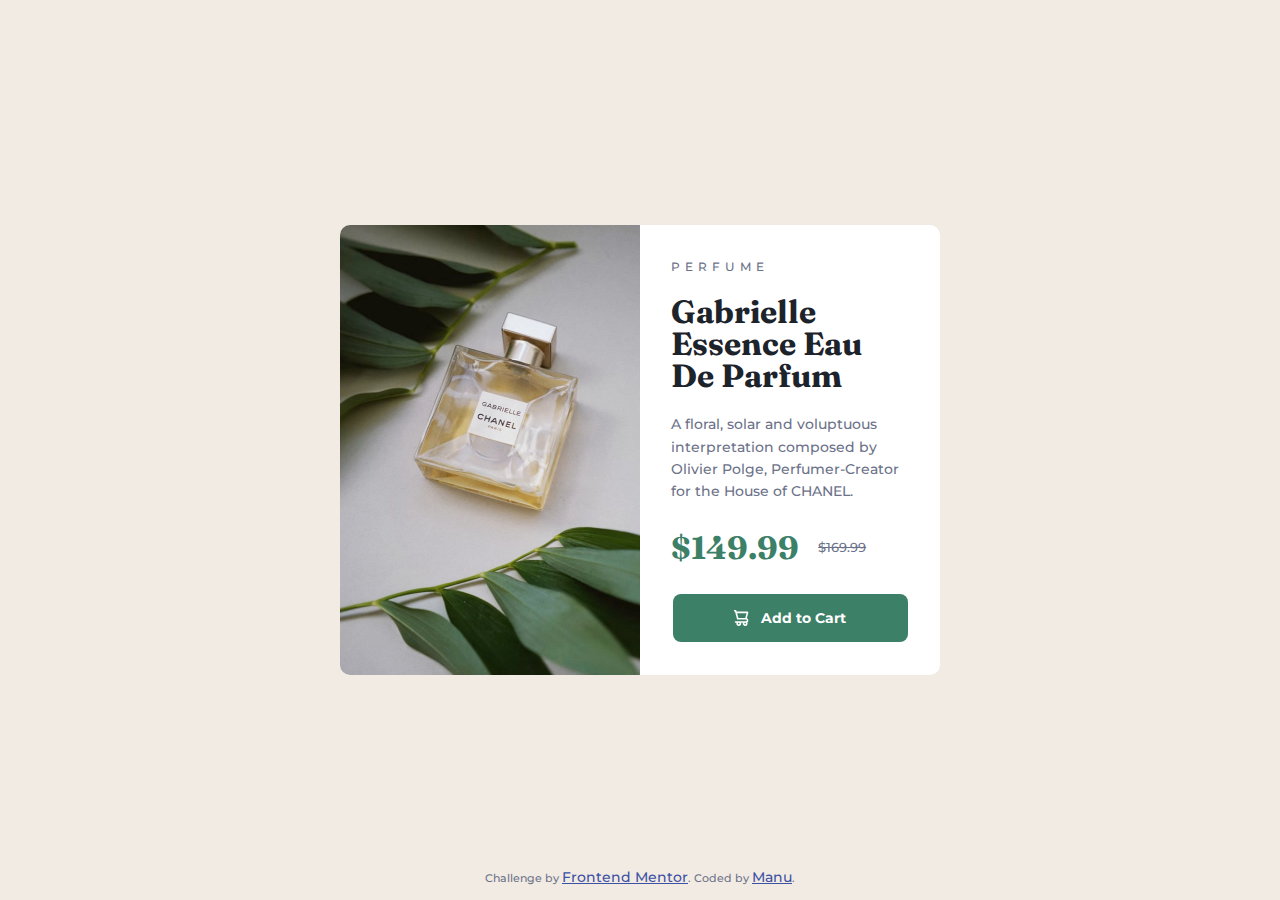
<file: product-preview-card-component-main/index.html>
<!DOCTYPE html>
<html lang="en">
<head>
  <meta charset="UTF-8">
  <meta name="viewport" content="width=device-width, initial-scale=1.0"> <!-- displays site properly based on user's device -->

  <link rel="icon" type="image/png" sizes="32x32" href="./images/favicon-32x32.png">
  <link rel="stylesheet" href="css/styles.css">

  <title>Frontend Mentor | Product preview card component</title>
</head>
<body>
  
  <main class="card">
    <picture>
      <source media="(max-width: 768px)" srcset="images/image-product-mobile.jpg">
      <img class="image" src="images/image-product-desktop.jpg" 
           alt='Picture of "Gabrielle Essence De Parfum" perfume laying on a flat surface in between two bamboo leaves '>
    </picture>
    <div class="text">
      <p class="perfume">perfume</p>
      <h1>Gabrielle Essence Eau De Parfum</h1>
      <p class="description">
        A floral, solar and voluptuous interpretation composed by Olivier Polge, 
        Perfumer-Creator for the House of CHANEL.
      </p>
      <p class="prices">
        <strong class="price">$149.99</strong>
        <del><span class="sr-only">Previous price was </span>$169.99</del>
      </p>
      <button class="add-to-cart">
        <img class="cart" src="images/icon-cart.svg" alt="">
        <span class="add">Add to Cart</span>
      </button>
    </div>
  </main>
  <footer class="attribution">
    Challenge by <a href="https://www.frontendmentor.io?ref=challenge" target="_blank">Frontend Mentor</a>. 
    Coded by <a href="#">Manu</a>.
  </footer>

  
</body>
</html>
</file>
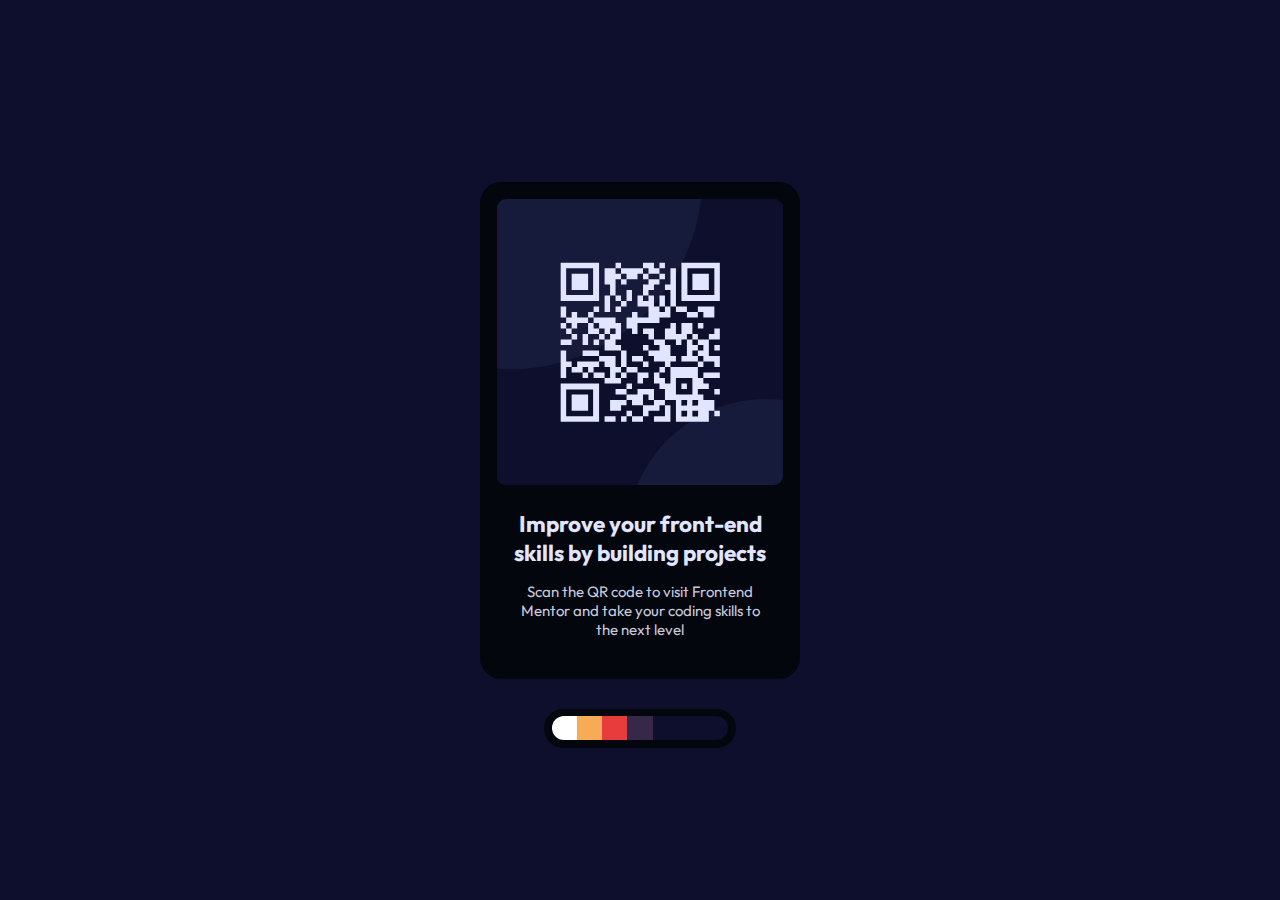
<file: qr-code-component-main/index.html>
<!DOCTYPE html >
<html lang="en" class="dark-theme">
<head>
  <meta name="description" content="QR Code component practice from Frontendmentor by manuwanu on github.">
  <meta charset="UTF-8">
  <meta name="viewport" content="width=device-width, initial-scale=1.0"> 

  <link rel="icon" type="image/png" sizes="32x32" href="./images/favicon-32x32.png">
  <link rel="stylesheet" href="css/styles.css">	


  <title>Frontend Mentor | QR code component</title>
</head>
<body class="trsn-slow">
  <main>
    <div class="card | trsn-med">
      <div class="card__image | trns-med" id="svg-container">
      </div>
      <article class="card__content">
        <h1 class="card__title | txt-cntr trsn-med">
          Improve your front-end skills by building projects
        </h1>
        <p class="card__description | txt-cntr trsn-med">
          Scan the QR code to visit Frontend Mentor and take your coding skills 
          to the next level
        </p> 
      </article>
    </div>

    <form class="clr-picker | trns-med" action="POST">
      <fielset class="clr-picker__field | trns-med">
        <legend class="sr-only">Pick a color theme</legend>
        <label for="default-theme"class="sr-only">Default color theme</label>
        <input 
        name="theme" 
        id="default-theme" 
        type="radio" 
        checked
        >
        <label for="cream-theme"class="sr-only">Cream color theme</label>
        <input 
        name="theme" 
        id="cream-theme" 
        type="radio" 
        >
        <label for="orange-theme"class="sr-only">Orange color theme</label>
        <input 
        name="theme" 
        id="orange-theme" 
        type="radio"
        >
        <label for="night-theme"class="sr-only">Dark color theme</label>
        <input 
        name="theme" 
        id="night-theme" 
        type="radio"
        >
        <label for="dark-theme"class="sr-only">Night color theme</label>
        <input 
        name="theme" 
        id="dark-theme" 
        type="radio"
        >
      </fielset>
    </form>
  </main>

  <script src="main.js"></script>
  <script src="insertSvg.js"></script>
</body>
</html>
</file>
<file: product-preview-card-component-main/css/styles.css>
@import url('https://fonts.googleapis.com/css2?family=Fraunces:opsz,wght@9..144,700&family=Montserrat:wght@500;700&display=swap');
:root {
    /* p= "Primary" n= "Neutral"  */
    --p-dark-cyan: hsl(158, 36%, 37%);
    --p-darker-cyan: hsl(158, 42%, 17%);
    --p-cream: hsl(30, 38%, 92%);
    --n-very-dark-blue: hsl(212, 21%, 14%);
    --n-dark-gray-blue: hsl(228, 12%, 48%);
    --n-white: hsl(0, 0%, 100%);

    --montserrat: 'Montserrat', Verdana,  sans-serif;
    --fraunces: 700 32px/32px 'Fraunces', Georgia, serif;
    
} 

/* Global */
* {
    font: 500 14px var(--montserrat);
    color: var(--n-dark-gray-blue);
}

body {
    background: var(--p-cream);
    color: var(--n-very-dark-blue);
}

.perfume {
    text-transform: uppercase;
    font-size: 12px;
    letter-spacing: 5px;
}

h1 {
    font:  var(--fraunces);
    color: var(--n-very-dark-blue)
}

.sr-only {
    position: absolute;
    width: 1px;
    height: 1px;
    padding: 0;
    margin: -1px;
    overflow: hidden;
    clip: rect(0, 0, 0, 0);
    white-space: nowrap;
    border: 0;
  }

/* Card */
.card {
    position: absolute;
    inset: 0;
    width: 600px;
    height: 450px;
    background: var(--n-white);
    margin: auto;
    border-radius: 10px;
    display: flex;
    overflow: hidden;
    z-index: 1;
}

.image {
    height: 100%;
    width: 300px;
}

.text{
    padding: 1.6rem 2.2rem 0;
}

.description{
    line-height: 1.6rem;;
}
.prices {
    margin: 2.1rem 0;
}
.price{
    font: var(--fraunces);
    color: var(--p-dark-cyan);
}

del{
    vertical-align: 7px;
    margin-left: 1.1rem;
    font-size: 13px;
}

/* Card > Button */
.add-to-cart {
    width: 235px;
    height: 48px;
    border-radius: 8px;
    border: none;
    background: var(--p-dark-cyan);
    margin:auto;
    display: flex;
    justify-content: center;
    align-items: center;
}

.add-to-cart:hover {
    background: var(--p-darker-cyan);
    cursor: pointer;
}

.cart {
    display: block;
    margin-right: 0.8rem;
}

.add{
    display: block;
    color: var(--n-white);
    font-weight: 700;
}

/* Attribution */
.attribution { 
    font-size: 11px; 
    text-align: center;
    transform: translate(0, calc(100vh - 40px));
    z-index: -1;
}
    .attribution a { color: hsl(228, 45%, 44%); }

/* Mobile */
@media(max-width: 768px) { 
    .text {
        padding: 8px 1.67rem 12px;
    }
    h1 {
        margin: 0;
    }
    .image {
        width: 100%;
        height: 240px;
        margin: 0;
    }
    .description {
        line-height: 1.7rem;
    }
    .card {
        width: 343px;
        height: 610px;
        flex-direction: column; 
    }
    .prices {
        margin: 1.7rem 0 1.3rem;
    }
    .add-to-cart {
        width: 295px;
    }

}
</file>
<file: qr-code-component-main/css/styles.css>
@import url('https://fonts.googleapis.com/css2?family=Outfit:wght@400;700&display=swap');

:root {
  --card-bg-clr: #FFFFFF;
  --bg-clr: #D6E2F0;
  --text-clr: #7B879D;
  --title-clr: #1F3251;
  --svg-clr: #FFFFFF;
  --svg-crcl-clr: #3685FF;
  --svg-bg-clr: #2C7DFA;

  --card-bg-clr-dark: #04060e; 
  --bg-clr-dark: #0d0f2c;
  --text-clr-dark: #c8cbdd;
  --title-clr-dark: #e1e5ff; 
  --svg-clr-dark: #e1e5ff;
  --svg-crcl-clr-dark: #161a3b;
  --svg-bg-clr-dark: #0d0f2c;
  
  --card-bg-clr-night: #69497e; 
  --bg-clr-night: #372849;
  --text-clr-night: #fbefef;
  --title-clr-night: var(--text-clr-night); 
  --svg-clr-night: var(--text-clr-night);
  --svg-crcl-clr-night: var(--card-bg-clr-night);
  --svg-bg-clr-night: var(--bg-clr-night);

  --card-bg-clr-orange:#ae2334;
  --bg-clr-orange: #e83b3b;  
  --text-clr-orange: #f79617;
  --title-clr-orange: #f9c22b; 
  --svg-clr-orange: #ae2334;
  --svg-crcl-clr-orange: var(--text-clr-orange);
  --svg-bg-clr-orange: var(--title-clr-orange);

  --card-bg-clr-cream: #fac88f;
  --bg-clr-cream: #f7ab54;
  --text-clr-cream: #8d697a;
  --title-clr-cream: #544e68; 
  --svg-clr-cream: #544e68;
  --svg-crcl-clr-cream: #ffaa5e;
  --svg-bg-clr-cream: #d08159;
}

/* sr-only */
.sr-only {
    position: absolute !important;
    width: 1px !important;
    height: 1px !important;
    padding: 0 !important;
    margin: -1px !important;
    overflow: hidden !important;
    clip: rect(0, 0, 0, 0) !important;
    white-space: nowrap !important;
    border: 0!important;
  }

/* Reduced motion */
@media (prefers-reduced-motion: reduce) {
  html:focus-within {
   scroll-behavior: auto;
  }
  
  *, *::before, *::after {
    animation-duration: 0.01ms !important;
    animation-iteration-count: 1 !important;
    transition-duration: 0.01ms !important;
    scroll-behavior: auto !important;
  }
}

/*  Resets  */
*, *::before, *::after {
    box-sizing: border-box;
    margin: 0;
    padding: 0;
    font: inherit;
  }

body {
  min-height: 100vh;
  text-rendering: optimizeSpeed;
}

img, picture, svg {
  max-width: 100%;
  display: block;
}


/* Global*/
html {
  font: 400 15px 'Outfit', helvetica, sans-serif;
  color: var(--text-clr);
}

body {
  background: var(--bg-clr);
  display: grid;
  place-items: center;
  gap: 2rem;
}

/* Card */
.card {
  width: 21.3rem;
  height: 33.1rem;
  background: var(--card-bg-clr);
  padding: 1.1rem;
  border-radius: 1.4rem;  
}

.card__image {
  content: var(--qr-content);
  border-radius: 0.6rem;
  width: 100%;
  height: auto;
  animation: var(opacity);
  aspect-ratio: 1;
  outline: var(--img-outline);
  overflow: hidden;
}

.card__content{
  margin: 1.6rem auto 0;
}

.card__title {
  font-weight: 700;
  font-size: 1.5rem;
  color: var(--title-clr);
}

.card__description {
  margin-top: 1rem;
  width: 17rem;
  margin-inline: auto;
  color: var(--text-clr);
}

/* Color theme selector */
.clr-picker {
  transition: all 0.8s !important;
  position: relative;
  top: 2rem;
}

.clr-picker__field {
  box-sizing: border-box;
  transition: all 0.8s !important;
  background: var(--card-bg-clr);
  display: flex;
  justify-content: space-around;
  align-items: center;
  height: 2.6rem;
  width: 60%;
  margin: auto;
  padding:0.5rem;
  border-radius: 5rem;
}


.clr-picker input {
  background: #0000; 
  appearance: none;
  box-sizing: border-box;
  -moz-box-sizing: border-box;
  -webkit-box-sizing: border-box;
  height: 100%;
  width: 100%;
  transition: all 0.8s !important;
}

#default-theme { 
  background: #fff ;
  border-radius: 50px 0 0 50px;
  border-right: 0px;
 }

#cream-theme { 
  background-color:var(--bg-clr-cream);
 }

#orange-theme { 
  background-color:var(--bg-clr-orange);
 }

#night-theme { 
  background-color:var(--bg-clr-night) ;
 }

#dark-theme { 
  background-color:var(--bg-clr-dark);
  border-radius: 0 50px 50px 0;
  border-left: 0px;
 }

 #cream-theme, #orange-theme, #dark-theme {
  border-right: 0px;
  border-left: 0px;
 }

.clr-picker input:checked {
  padding-top: 10px;
  width:300%;
  transition: all 0.8s !important;
  background-color: var(--bg-clr) !important;
}


/* Utility */
.txt-cntr { text-align: center; }

.trsn-fast { transition: all 0.4s }

.trsn-med { transition: all 0.8s }

.trsn-slow { transition: all 1.4s }


/* Color Themes */
.dark-theme {
  --card-bg-clr: var(--card-bg-clr-dark);
  --bg-clr: var(--bg-clr-dark);
  --text-clr: var(--text-clr-dark);
  --title-clr: var(--title-clr-dark); 
  --svg-clr: var(--svg-clr-dark);
  --svg-crcl-clr: var(--svg-crcl-clr-dark);
  --svg-bg-clr: var(--svg-bg-clr-dark);
}

.night-theme {
  --card-bg-clr: var(--card-bg-clr-night);
  --bg-clr: var(--bg-clr-night);
  --text-clr: var(--text-clr-night);
  --title-clr: var(--title-clr-night); 
  --svg-clr: var(--svg-clr-night);
  --svg-crcl-clr: var(--svg-crcl-clr-night);
  --svg-bg-clr: var(--svg-bg-clr-night);
  --img-outline: 0.1rem solid var(--bg-clr-night);;
}

.orange-theme {
  --card-bg-clr: var(--card-bg-clr-orange);
  --bg-clr: var(--bg-clr-orange);
  --text-clr: var(--text-clr-orange);
  --title-clr: var(--title-clr-orange); 
  --svg-clr: var(--svg-clr-orange);
  --svg-crcl-clr: var(--svg-crcl-clr-orange);
  --svg-bg-clr: var(--svg-bg-clr-orange);
  }

.cream-theme {
  --card-bg-clr: var(--card-bg-clr-cream);
  --bg-clr: var(--bg-clr-cream);
  --text-clr: var(--text-clr-cream);
  --title-clr: var(--title-clr-cream); 
  --svg-clr: var(--svg-clr-cream);
  --svg-crcl-clr: var(--svg-crcl-clr-cream);
  --svg-bg-clr: var(--svg-bg-clr-cream);
}

@media (prefers-color-scheme: dark) {
  root {
    --card-bg-clr: #FFFFFE  
  }
}

@media only screen and (max-width: 768px) {
  .clr-picker__field {
    height: 55px;
    width: 100%;
    padding:5px;
  }
  
  .clr-picker input:checked {
    width: 250%;
  }
  

}
</file>
